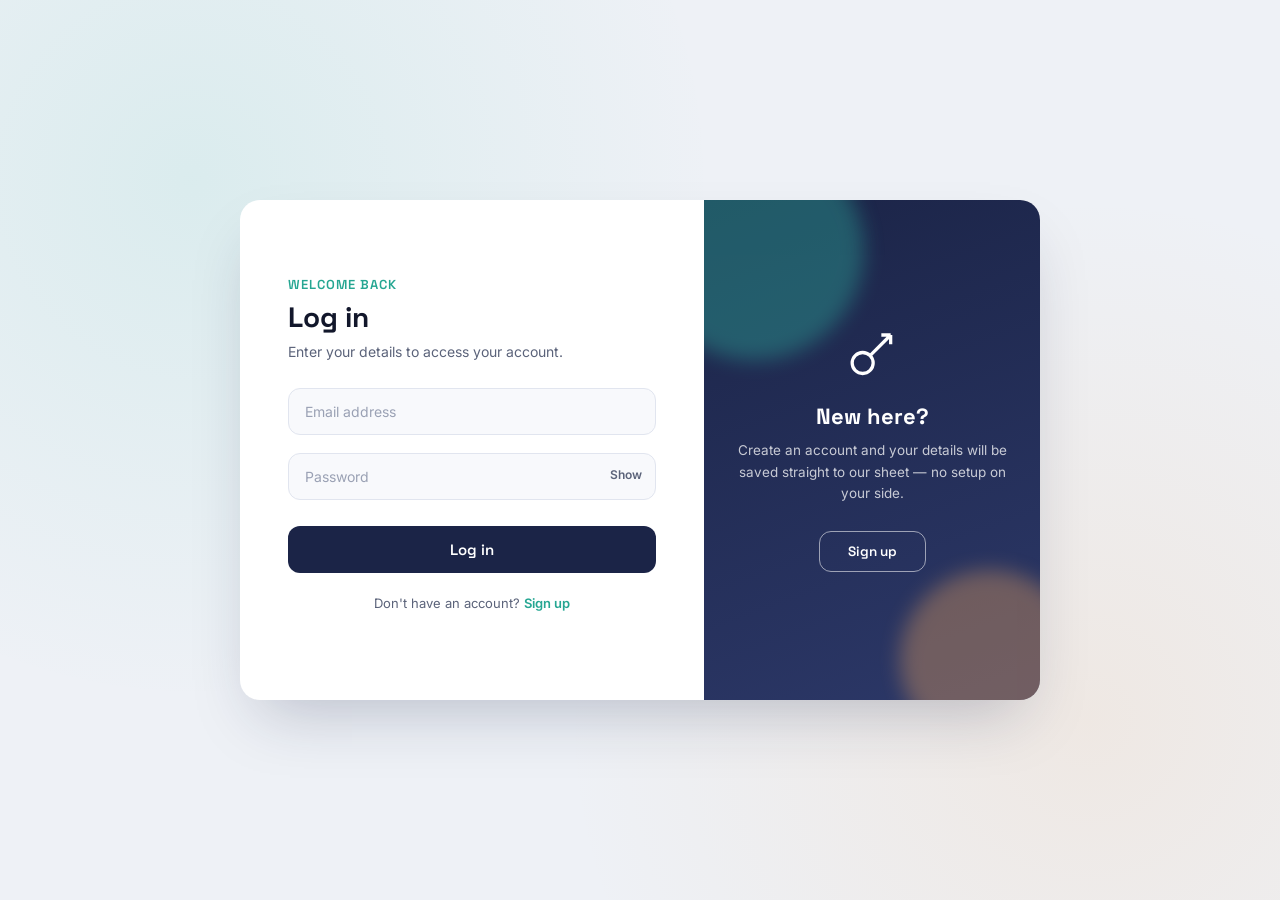
<file: ORGLOG.html>
<!DOCTYPE html>
<html lang="en">
<head>
<meta charset="UTF-8" />
<meta name="viewport" content="width=device-width, initial-scale=1.0" />
<title>Login & Sign Up</title>
<link rel="preconnect" href="https://fonts.googleapis.com">
<link href="https://fonts.googleapis.com/css2?family=Space+Grotesk:wght@500;600;700&family=Inter:wght@400;500;600&display=swap" rel="stylesheet">
<style>
  /* ============================================================
     STEP 1 OF 3 — Paste your Google Apps Script URL below.
     (Full instructions are at the bottom of this file
      and were also given to you in the chat.)
  ============================================================ */
  :root{
    --bg:#EEF1F6;
    --surface:#FFFFFF;
    --ink:#12172B;
    --ink-soft:#5B637A;
    --indigo-900:#1B2447;
    --indigo-700:#2C3868;
    --teal-500:#2FBFA6;
    --teal-600:#25A692;
    --amber-400:#F3A75B;
    --danger:#E15554;
    --radius:20px;
  }

  *{ box-sizing:border-box; }

  body{
    margin:0;
    min-height:100vh;
    display:flex;
    align-items:center;
    justify-content:center;
    overflow-x:hidden;
    background:
      radial-gradient(circle at 15% 20%, rgba(47,191,166,0.10), transparent 40%),
      radial-gradient(circle at 85% 80%, rgba(243,167,91,0.12), transparent 40%),
      var(--bg);
    font-family:'Inter', sans-serif;
    color:var(--ink);
    padding:20px;
  }

  /* ---------- Card container ---------- */
  .wrapper{
    position:relative;
    width:800px;
    max-width:100%;
    min-height:500px;
    align-self:center;
    background:var(--surface);
    border-radius:var(--radius);
    box-shadow:0 30px 60px -20px rgba(27,36,71,0.25);
    overflow:hidden;
    display:flex;
  }

  /* ---------- Form panels (Login / Sign Up) ---------- */
  .forms{
    position:relative;
    width:58%;
    display:flex;
  }

  .form-box{
    position:absolute;
    top:0; left:0;
    width:100%; height:100%;
    padding:56px 48px;
    display:flex;
    flex-direction:column;
    justify-content:center;
    opacity:0;
    transform:translateX(40px);
    pointer-events:none;
    transition:opacity .5s ease, transform .5s ease;
  }

  .form-box.active{
    opacity:1;
    transform:translateX(0);
    pointer-events:auto;
  }

  .eyebrow{
    font-family:'Space Grotesk', sans-serif;
    font-size:13px;
    font-weight:600;
    letter-spacing:.08em;
    text-transform:uppercase;
    color:var(--teal-600);
    margin:0 0 6px;
  }

  h1{
    font-family:'Space Grotesk', sans-serif;
    font-size:28px;
    font-weight:700;
    margin:0 0 8px;
  }

  .sub{
    color:var(--ink-soft);
    font-size:14px;
    margin:0 0 28px;
  }

  .field{
    position:relative;
    margin-bottom:18px;
  }

  .field input{
    width:100%;
    padding:14px 16px;
    border-radius:12px;
    border:1.5px solid #E1E5EF;
    background:#F8F9FC;
    font-family:'Inter', sans-serif;
    font-size:14px;
    color:var(--ink);
    outline:none;
    transition:border-color .25s ease, background .25s ease, box-shadow .25s ease;
  }

  .field input::placeholder{ color:#9AA1B4; }

  .field input:focus{
    border-color:var(--teal-500);
    background:#fff;
    box-shadow:0 0 0 4px rgba(47,191,166,0.12);
  }

  .field.error input{
    border-color:var(--danger);
  }

  .field .msg{
    font-size:12px;
    color:var(--danger);
    margin-top:6px;
    display:none;
    font-weight:500;
  }

  .field.error .msg{ display:block; }

  .toggle-pw{
    position:absolute;
    right:14px;
    top:14px;
    cursor:pointer;
    font-size:12px;
    color:var(--ink-soft);
    font-weight:600;
    user-select:none;
  }

  button.submit{
    margin-top:8px;
    width:100%;
    padding:14px 16px;
    border:none;
    border-radius:12px;
    background:var(--indigo-900);
    color:#fff;
    font-family:'Space Grotesk', sans-serif;
    font-size:15px;
    font-weight:600;
    cursor:pointer;
    display:flex;
    align-items:center;
    justify-content:center;
    gap:10px;
    transition:transform .2s ease, background .2s ease, box-shadow .2s ease;
  }

  button.submit:hover{
    background:var(--indigo-700);
    transform:translateY(-2px);
    box-shadow:0 10px 20px -8px rgba(27,36,71,0.5);
  }

  button.submit:active{ transform:translateY(0); }

  button.submit:disabled{
    opacity:.7;
    cursor:not-allowed;
    transform:none;
  }

  .spinner{
    width:16px; height:16px;
    border:2px solid rgba(255,255,255,0.35);
    border-top-color:#fff;
    border-radius:50%;
    display:none;
    animation:spin .7s linear infinite;
  }

  button.submit.loading .spinner{ display:inline-block; }
  button.submit.loading .btn-label{ opacity:.85; }

  @keyframes spin{ to{ transform:rotate(360deg); } }

  .switch-line{
    margin-top:22px;
    font-size:13px;
    color:var(--ink-soft);
    text-align:center;
  }

  .switch-line a{
    color:var(--teal-600);
    font-weight:600;
    text-decoration:none;
    cursor:pointer;
  }

  /* ---------- Sliding gradient side panel ---------- */
  .side{
    position:relative;
    width:42%;
    overflow:hidden;
    background:linear-gradient(160deg, var(--indigo-900), var(--indigo-700));
  }

  .side::before, .side::after{
    content:'';
    position:absolute;
    border-radius:50%;
    filter:blur(10px);
    opacity:.35;
  }

  .side::before{
    width:220px; height:220px;
    background:var(--teal-500);
    top:-60px; left:-60px;
    animation:float1 9s ease-in-out infinite;
  }

  .side::after{
    width:180px; height:180px;
    background:var(--amber-400);
    bottom:-50px; right:-40px;
    animation:float2 11s ease-in-out infinite;
  }

  @keyframes float1{
    0%,100%{ transform:translate(0,0); }
    50%{ transform:translate(30px, 25px); }
  }
  @keyframes float2{
    0%,100%{ transform:translate(0,0); }
    50%{ transform:translate(-25px, -20px); }
  }

  .side-inner{
    position:relative;
    z-index:2;
    height:100%;
    display:flex;
    flex-direction:column;
    align-items:center;
    justify-content:center;
    text-align:center;
    padding:40px 32px;
    color:#fff;
  }

  .side-panel{
    position:absolute;
    top:0; left:0;
    width:100%; height:100%;
    display:flex;
    flex-direction:column;
    align-items:center;
    justify-content:center;
    padding:0 32px;
    opacity:0;
    transform:translateX(-30px);
    pointer-events:none;
    transition:opacity .5s ease, transform .5s ease;
  }

  .side-panel.active{
    opacity:1;
    transform:translateX(0);
    pointer-events:auto;
  }

  .key-icon{
    width:56px; height:56px;
    margin-bottom:18px;
  }

  .side-panel h2{
    font-family:'Space Grotesk', sans-serif;
    font-size:22px;
    margin:0 0 10px;
  }

  .side-panel p{
    font-size:13.5px;
    line-height:1.6;
    color:rgba(255,255,255,0.75);
    margin:0 0 26px;
  }

  .ghost-btn{
    padding:11px 28px;
    border-radius:12px;
    border:1.5px solid rgba(255,255,255,0.55);
    background:transparent;
    color:#fff;
    font-family:'Space Grotesk', sans-serif;
    font-weight:600;
    font-size:13.5px;
    cursor:pointer;
    transition:background .25s ease, transform .2s ease;
  }

  .ghost-btn:hover{
    background:rgba(255,255,255,0.12);
    transform:translateY(-2px);
  }

  /* ---------- Toast ---------- */
  .toast{
    position:fixed;
    top:24px;
    left:50%;
    transform:translate(-50%, -20px);
    background:var(--indigo-900);
    color:#fff;
    padding:14px 22px;
    border-radius:12px;
    font-size:14px;
    font-weight:500;
    display:flex;
    align-items:center;
    gap:10px;
    opacity:0;
    pointer-events:none;
    transition:opacity .35s ease, transform .35s ease;
    z-index:50;
    box-shadow:0 15px 30px -10px rgba(0,0,0,0.35);
  }

  .toast.show{
    opacity:1;
    transform:translate(-50%, 0);
  }

  .toast.error{ background:var(--danger); }

  /* ---------- Mobile ---------- */
  @media (max-width: 900px){
    body{
      padding:12px;
      align-items:flex-start;
    }
    .wrapper{
      width:100%;
      min-height:auto;
      flex-direction:column;
      overflow:visible;
    }
    .forms{
      width:100%;
      order:2;
      min-height:420px;
    }
    .side{
      width:100%;
      order:1;
      min-height:220px;
      border-radius:20px 20px 0 0;
    }
    .side-inner{ padding:24px 20px; }
    .side-panel{ padding:0 20px; }
    .form-box{ padding:36px 24px; }
  }

  @media (max-width: 560px){
    body{ padding:8px; }
    .wrapper{ border-radius:16px; }
    .forms{ min-height:380px; }
    .form-box{ padding:28px 18px; }
    h1{ font-size:24px; }
    .sub{ font-size:13px; margin-bottom:20px; }
    .field input{ padding:12px 14px; font-size:13px; }
    button.submit{ padding:12px 14px; font-size:14px; }
    .switch-line{ font-size:12px; margin-top:16px; }
    .side{ min-height:180px; }
    .side-panel h2{ font-size:18px; }
    .side-panel p{ font-size:12px; }
    .ghost-btn{ padding:10px 20px; font-size:12px; }
  }
</style>
</head>
<body>

<div class="toast" id="toast"><span id="toastText"></span></div>

<div class="wrapper">

  <!-- ============ FORMS ============ -->
  <div class="forms">

    <!-- LOGIN -->
    <form class="form-box active" id="loginForm" novalidate>
      <p class="eyebrow">Welcome back</p>
      <h1>Log in</h1>
      <p class="sub">Enter your details to access your account.</p>

      <div class="field" data-field="email">
        <input type="email" name="email" placeholder="Email address" required />
        <p class="msg">Please enter a valid email.</p>
      </div>

      <div class="field" data-field="password">
        <input type="password" name="password" placeholder="Password" required />
        <span class="toggle-pw">Show</span>
        <p class="msg">Password is required.</p>
      </div>

      <button type="submit" class="submit">
        <span class="spinner"></span>
        <span class="btn-label">Log in</span>
      </button>

      <p class="switch-line">
        Don't have an account? <a data-goto="signup">Sign up</a>
      </p>
    </form>

    <!-- SIGN UP -->
    <form class="form-box" id="signupForm" novalidate>
      <p class="eyebrow">Get started</p>
      <h1>Create account</h1>
      <p class="sub">It only takes a minute.</p>

      <div class="field" data-field="name">
        <input type="text" name="name" placeholder="Full name" required />
        <p class="msg">Please enter your name.</p>
      </div>

      <div class="field" data-field="email">
        <input type="email" name="email" placeholder="Email address" required />
        <p class="msg">Please enter a valid email.</p>
      </div>

      <div class="field" data-field="password">
        <input type="password" name="password" placeholder="Password (min 6 characters)" required />
        <span class="toggle-pw">Show</span>
        <p class="msg">Password must be at least 6 characters.</p>
      </div>

      <button type="submit" class="submit">
        <span class="spinner"></span>
        <span class="btn-label">Create account</span>
      </button>

      <p class="switch-line">
        Already have an account? <a data-goto="login">Log in</a>
      </p>
    </form>

  </div>

  <!-- ============ SIDE PANEL ============ -->
  <div class="side">
    <div class="side-inner">

      <div class="side-panel active" id="sidePanelLogin">
        <svg class="key-icon" viewBox="0 0 24 24" fill="none" stroke="#fff" stroke-width="1.4">
          <circle cx="8" cy="15" r="4.5"/>
          <path d="M11.5 11.5L20 3M20 3v4M20 3h-4"/>
        </svg>
        <h2>New here?</h2>
        <p>Create an account and your details will be saved straight to our sheet — no setup on your side.</p>
        <button type="button" class="ghost-btn" data-goto="signup">Sign up</button>
      </div>

      <div class="side-panel" id="sidePanelSignup">
        <svg class="key-icon" viewBox="0 0 24 24" fill="none" stroke="#fff" stroke-width="1.4">
          <rect x="4" y="10" width="16" height="10" rx="2"/>
          <path d="M8 10V7a4 4 0 0 1 8 0v3"/>
        </svg>
        <h2>Already a member?</h2>
        <p>Log back in to pick up right where you left off.</p>
        <button type="button" class="ghost-btn" data-goto="login">Log in</button>
      </div>

    </div>
  </div>

</div>

<script>
/* ============================================================
   STEP 2 OF 3 — Paste your Google Apps Script Web App URL here.
   (See the instructions at the bottom of this file.)
============================================================ */
const GOOGLE_SCRIPT_URL = "https://script.google.com/macros/s/AKfycbwHMplw-5OrcPHwcbnuf68ExQsUU03seqKsn0xXWvKjIJKRcMXzs1neQhWc72zcOukl/exec";

/* ---------- Switching between Login / Sign up ---------- */
const loginForm  = document.getElementById('loginForm');
const signupForm = document.getElementById('signupForm');
const panelLogin  = document.getElementById('sidePanelLogin');
const panelSignup = document.getElementById('sidePanelSignup');

function goTo(target){
  const showSignup = target === 'signup';
  loginForm.classList.toggle('active', !showSignup);
  signupForm.classList.toggle('active', showSignup);
  panelLogin.classList.toggle('active', !showSignup);
  panelSignup.classList.toggle('active', showSignup);
}

document.querySelectorAll('[data-goto]').forEach(el=>{
  el.addEventListener('click', ()=> goTo(el.dataset.goto));
});

/* ---------- Show / hide password ---------- */
document.querySelectorAll('.toggle-pw').forEach(toggle=>{
  toggle.addEventListener('click', ()=>{
    const input = toggle.previousElementSibling;
    const isPw = input.type === 'password';
    input.type = isPw ? 'text' : 'password';
    toggle.textContent = isPw ? 'Hide' : 'Show';
  });
});

/* ---------- Toast helper ---------- */
const toast = document.getElementById('toast');
const toastText = document.getElementById('toastText');
let toastTimer;

function showToast(message, isError=false){
  clearTimeout(toastTimer);
  toast.classList.toggle('error', isError);
  toastText.textContent = message;
  toast.classList.add('show');
  toastTimer = setTimeout(()=> toast.classList.remove('show'), 3200);
}

/* ---------- Validation helpers ---------- */
function setFieldError(fieldEl, hasError){
  fieldEl.classList.toggle('error', hasError);
}

function isValidEmail(value){
  return /^[^\s@]+@[^\s@]+\.[^\s@]+$/.test(value);
}

/* ---------- Generic submit handler ---------- */
function handleSubmit(form, type){
  form.addEventListener('submit', async (e)=>{
    e.preventDefault();

    let valid = true;
    const data = {};

    form.querySelectorAll('.field').forEach(fieldEl=>{
      const input = fieldEl.querySelector('input');
      const name = input.name;
      const value = input.value.trim();
      data[name] = value;

      let fieldValid = true;
      if(name === 'email') fieldValid = isValidEmail(value);
      else if(name === 'password') fieldValid = value.length >= (type==='signup' ? 6 : 1);
      else fieldValid = value.length > 0;

      setFieldError(fieldEl, !fieldValid);
      if(!fieldValid) valid = false;
    });

    if(!valid) return;

    if(GOOGLE_SCRIPT_URL.includes("PASTE_YOUR_GOOGLE_APPS_SCRIPT_URL_HERE")){
      showToast("Add your Google Apps Script URL first (see instructions at bottom of the file).", true);
      return;
    }

    const btn = form.querySelector('button.submit');
    btn.classList.add('loading');
    btn.disabled = true;

    try{
      await fetch(GOOGLE_SCRIPT_URL, {
        method: 'POST',
        mode: 'no-cors', // Apps Script doesn't send CORS headers back; this still delivers the data
        headers: { 'Content-Type': 'application/x-www-form-urlencoded' },
        body: new URLSearchParams({ formType: type, ...data })
      });

      showToast(type === 'signup' ? "Account created! Details saved." : "Logged in! Details saved.");
      form.reset();
    }catch(err){
      showToast("Something went wrong. Please try again.", true);
    }finally{
      btn.classList.remove('loading');
      btn.disabled = false;
    }
  });
}

handleSubmit(loginForm, 'login');
handleSubmit(signupForm, 'signup');
</script>

<!-- ============================================================
HOW TO CONNECT THIS PAGE TO GOOGLE SHEETS (do this once)
============================================================

STEP 1 — Create your sheet
  1. Go to sheets.google.com and create a new blank sheet.
  2. In row 1, add these column headers (exactly, in this order):
     Timestamp | Form Type | Name | Email | Password

STEP 2 — Add the script
  1. In your sheet, click Extensions > Apps Script.
  2. Delete anything in the editor and paste this:

  function doPost(e) {
    var sheet = SpreadsheetApp.getActiveSpreadsheet().getActiveSheet();
    sheet.appendRow([
      new Date(),
      e.parameter.formType || "",
      e.parameter.name || "",
      e.parameter.email || "",
      e.parameter.password || ""
    ]);
    return ContentService.createTextOutput("OK");
  }

  3. Click the Save icon (name the project anything, e.g. "Auth Form").

STEP 3 — Publish it as a web app
  1. Click Deploy > New deployment.
  2. Click the gear icon next to "Select type" and choose "Web app".
  3. Set "Execute as" = Me.
  4. Set "Who has access" = Anyone.
  5. Click Deploy, then Authorize access (choose your Google account and
     click "Advanced" > "Go to project (unsafe)" > Allow — this warning
     only appears because it's your own new script).
  6. Copy the "Web app URL" you're given.

STEP 4 — Paste the URL into this file
  Find this line near the top of the <script> section:
     const GOOGLE_SCRIPT_URL = "PASTE_YOUR_GOOGLE_APPS_SCRIPT_URL_HERE";
  Replace the placeholder text with the URL you copied. Save the file.

That's it. Open the HTML file in a browser (or add it to your project),
submit the form, and check your Google Sheet — a new row will appear.

IMPORTANT NOTE ON PASSWORDS:
  Google Sheets stores everything as plain, readable text. That's fine
  for things like a waitlist, contact form, or lead list — but it is
  NOT safe for real user passwords. If this is a real login system
  (not just collecting signups), use a proper backend/auth service
  (e.g. Firebase Auth, Supabase, or your own server) instead of
  saving passwords to a spreadsheet.
============================================================ -->
</body>
</html>
</file>
